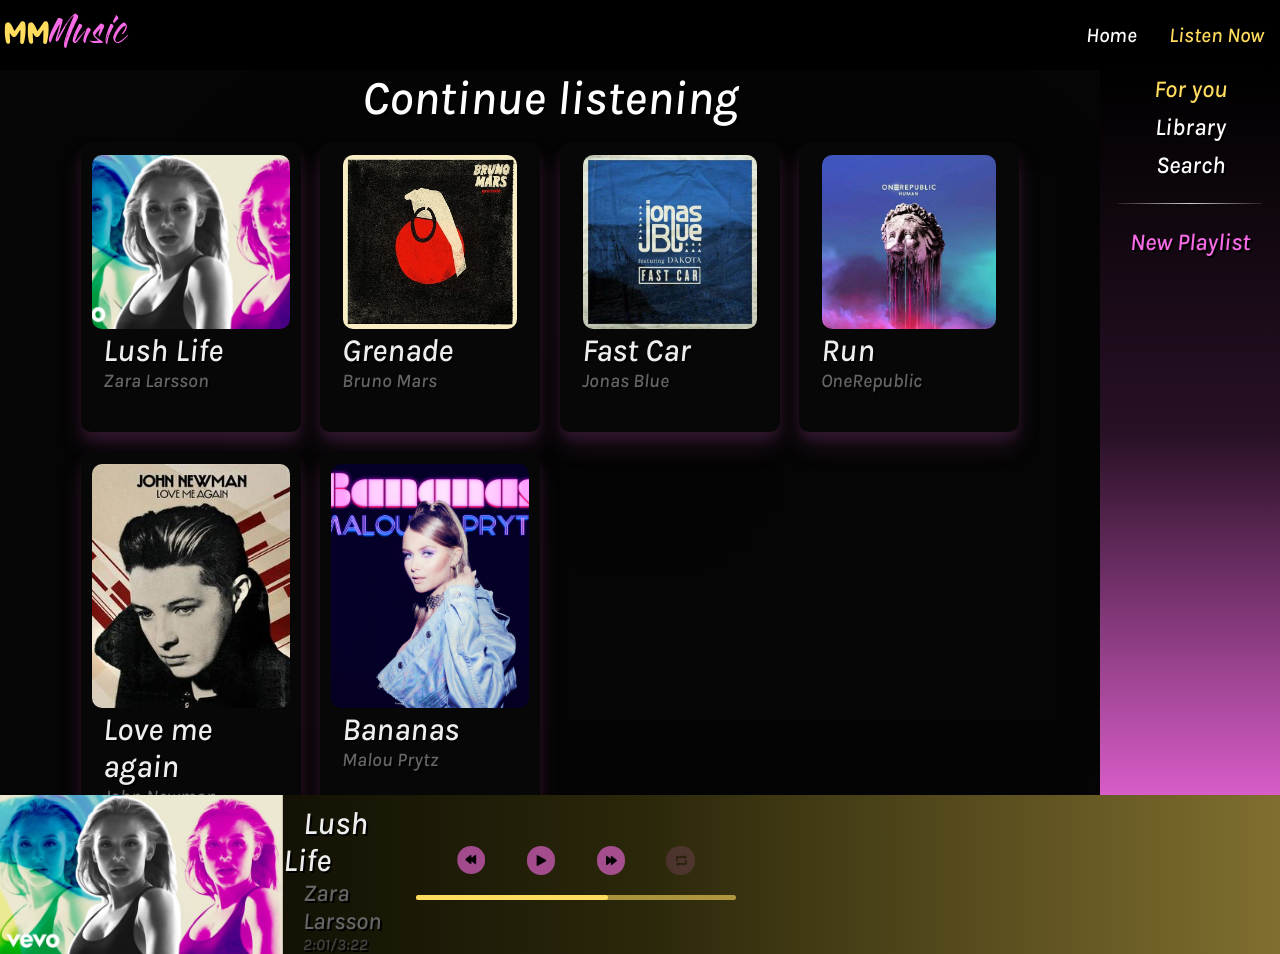
<file: index.html>
<!DOCTYPE html>
<html>

<head>

    <meta property="og:type" content="website">
    <meta property="og:site_name" content="The official MMMusic website!">
    <meta property="og:title" content="MMMusic">
    <meta property="og:description" content="Welcome to the MMMusic website, the best place to listen your music!">
    <meta property="og:image" content="Imagery/Logo/MMMusicLogo256.png">

    <meta name="viewport" content="width=device-width, initial-scale=1">

    <link href="Universal.css" rel="stylesheet" type="text/css">
    <link href="Listen.css" rel="stylesheet">
    <link href="Overwrite.css" rel="stylesheet">

    <script src="Listen.js" defer></script>
    <script src="Flex.js"></script>

    <style>

    </style>

</head>

<body class="body">

    <nav class="navbar">

        <div class="BrandTitle">
            <span class="FreshFruit">MM</span><span class="GlossAndBloom">Music</span>
        </div>
        <a href="#" class="nav-toggle" id="navhamburger">
            <span class="nav-toggle-bar"></span>
            <span class="nav-toggle-bar"></span>
            <span class="nav-toggle-bar"></span>
            <span class="nav-toggle-bar"></span>
        </a>
        <div id="navbuttondiv" class="navbuttondiv">
            <ul>
                <li><a href="/" class="navbuttondivselected">
                        <span>Home</span>
                </a></li>
                <li><a href="/listen">
                    <span class="navbuttondivselected">Listen Now</span>
                </a></li>
            </ul>
        </div>

    </nav>

    <div class="content">

        <div class="rightbar">

            <!-- lorem ipsum is overrated -->
            <div class="rightbar-important">

                <button class="rightbar-important-button selected hovertransformpink">For you</button>
                <button class="rightbar-important-button hovertransformpink">Library</button>
                <button class="rightbar-important-button hovertransformpink">Search</button>

                <br>

                <div class="separatingline"></div>

                <br>

                <button class="rightbar-important-button textpink hovertransformyellow">New Playlist</button>

            </div>

        </div>

        <div class="listenpagecontent">
            <!-- <button id="testplay" class="swapbutton">Play</button> -->

            <!-- <div class="content"> -->

            <section class="contentgrid">

                <div class="rowholder">

                    <p class="listencardblocktitle">Continue listening</p>

                    <section class="cardsgrid">
                        <div class="listencard active playing">
                            <div class="listencardicon">
                                <img src="Imagery/ckv/lushlife.jpg" width="100%" height="auto" alt="" class="roundedimage">
                            </div>
                            <p class="listencardname">Lush Life</p>
                            <p class="listencardartist" style="margin: -3px;">Zara Larsson</p>
                        </div>
                        <div class="listencard active">
                            <div class="listencardicon">
                                <img src="Imagery/ckv/grenade.jpg" width="100%" height="auto" alt="" class="roundedimage">
                            </div>
                            <p class="listencardname">Grenade</p>
                            <p class="listencardartist" style="margin: -3px;">Bruno Mars</p>
                        </div>
                        <div class="listencard active">
                            <div class="listencardicon">
                                <img src="Imagery/ckv/fastcar.jpg" width="100%" height="auto" alt="" class="roundedimage">
                            </div>
                            <p class="listencardname">Fast Car</p>
                            <p class="listencardartist" style="margin: -3px;">Jonas Blue</p>
                        </div>
                        <div class="listencard active">
                            <div class="listencardicon">
                                <img src="Imagery/ckv/run.jpg" width="100%" height="auto" alt="" class="roundedimage">
                            </div>
                            <p class="listencardname">Run</p>
                            <p class="listencardartist" style="margin: -3px;">OneRepublic</p>
                        </div>
                        <div class="listencard active">
                            <div class="listencardicon">
                                <img src="Imagery/ckv/lovemeagain.jpg" width="100%" height="auto" alt="" class="roundedimage">
                            </div>
                            <p class="listencardname">Love me again</p>
                            <p class="listencardartist" style="margin: -3px;">John Newman</p>
                        </div>
                        <div class="listencard active">
                            <div class="listencardicon">
                                <img src="Imagery/ckv/bananas.jfif" width="100%" height="auto" alt="" class="roundedimage">
                            </div>
                            <p class="listencardname">Bananas</p>
                            <p class="listencardartist" style="margin: -3px;">Malou Prytz</p>
                        </div>
                    </section>
                    <br>

                </div>
                <div class="rowholder">

                    <p class="listencardblocktitle">Recommended songs</p>

                    <section class="cardsgrid">
                        <div class="listencard active">
                            <div class="listencardicon">
                                <img src="Imagery/ckv/no.png" width="100%" height="auto" alt="" class="roundedimage">
                            </div>
                            <p class="listencardname">No</p>
                            <p class="listencardartist" style="margin: -3px;">Little Mix</p>
                        </div>
                        <div class="listencard active">
                            <div class="listencardicon">
                                <img src="Imagery/ckv/cheating.jfif" width="100%" height="auto" alt="" class="roundedimage">
                            </div>
                            <p class="listencardname">Cheating</p>
                            <p class="listencardartist" style="margin: -3px;">John Newman</p>
                        </div>
                        <div class="listencard active">
                            <div class="listencardicon">
                                <img src="Imagery/ckv/feels.jpg" width="100%" height="auto" alt="" class="roundedimage">
                            </div>
                            <p class="listencardname">Feels</p>
                            <p class="listencardartist" style="margin: -3px;">Calvin Harris</p>
                        </div>
                        <div class="listencard active">
                            <div class="listencardicon">
                                <img src="Imagery/ckv/drive.jpg" width="100%" height="auto" alt="" class="roundedimage">
                            </div>
                            <p class="listencardname">Drive</p>
                            <p class="listencardartist" style="margin: -3px;">Clean Bandit</p>
                        </div>
                        <div class="listencard active">
                            <div class="listencardicon">
                                <img src="Imagery/ckv/believer.jpg" width="100%" height="auto" alt="" class="roundedimage">
                            </div>
                            <p class="listencardname">Believer</p>
                            <p class="listencardartist" style="margin: -3px;">Imagine Dragons</p>
                        </div>
                        <div class="listencard active">
                            <div class="listencardicon">
                                <img src="Imagery/ckv/treasure.jpg" width="100%" height="auto" alt="" class="roundedimage">
                            </div>
                            <p class="listencardname">Treasure</p>
                            <p class="listencardartist" style="margin: -3px;">Bruno Mars</p>
                        </div>
                    </section>

                </div>
                

            <!-- </div> -->

        </div>

    </div>

    <div class="controller">        
        <!-- <h1>Lorem ipsum is overrated</h1> -->
        <div class="controller-info">
            <div class="controller-icon">
                <img src="Imagery/ckv/lushlife.jpg" class="controller-icon-content active">
            </div>
            <div class="controller-text">
                <!-- <p> -->
                    <div class="controller-text-title-div">
                        
                        <a class="controller-text-title" href="#">Lush Life</a><br>

                    </div>
                <!-- </p><br><br> -->
                <!-- <p> -->
                    <a class="controller-text-artist" href="#">Zara Larsson</a>
                    <p class="controller-text-length" style="padding: 0; margin: 0; margin-left: 20px;">2:01/3:22</p> 
                <!-- </p> -->
            </div>
        </div>

        <div class="controller-controls">
            
            <div class="controller-controls-parts">
                <!-- <div class="controller-controls-icon"></div> -->
                <div class="controller-controls-icon-skipback"></div>
                <div class="controller-controls-icon-play"></div>
                <div class="controller-controls-icon-skip"></div>
                <div class="controller-controls-icon-replay"></div>
            </div>
            
            <div class="controller-controls-parts">

                <div class="controller-controls-fillbar-back">
                    <div id="tofill" class="test-tofill"></div>
                </div>

            </div>
            
        </div>

        <div class="controller-extra">
            <div class="controller-extra-spacetaker"></div>
        </div>

    </div>

</body>

</html>
</file>
<file: Universal.css>
@font-face {

    font-family: FreshFruit;
    src: url('Fonts/Fresh_Fruit.ttf');
    font-weight: normal;
    font-style: normal;

}

@font-face {

    font-family: GlossAndBloom;
    src: url('Fonts/Gloss_And_Bloom.ttf');
    font-weight: normal;
    font-style: normal;

}

@font-face {

    font-family: Karla;
    src: url('Fonts/Karla-MediumItalic.ttf');
    font-weight: normal;
    font-style: normal

}



* {
    box-sizing: border-box;
    font-family: "Karla";
    text-shadow: 2px 2px #000;
}

.navbar {
    display: flex;
    justify-content: space-between;
    align-items: center;
    background-color: #000;
    color: #fff;
    height: fit-content;
}

.BrandTitle {
    font-size: 1.75rem;
    margin: .25rem;
}

.FreshFruit {
    font-family: "FreshFruit";
    color: #ffdc5e;
}

.freshfruitnocolour {
    font-family: "FreshFruit";
}

.GlossAndBloom {
    font-family: "GlossAndBloom";
    color: #f86be6;
}

.glossandbloomnocolour {
    font-family: "GlossAndBloom";
}

.navbuttondiv ul {
    margin: 0;
    padding: 0;
    display: flex;
}

.navbuttondiv li {
    list-style: none;
}

.navbuttondiv li a {
    text-decoration: none;
    color: #fff;
    font-size: 1.3rem;
    padding: 1rem;
    display: block;
}

.navbuttondiv li a:active, .navbuttondiv li a:focus {
    outline: 0px;
}

.navbuttondivselected {
    color: #ffdc5e;
}

.navbuttondiv li:hover {
    background-color: #222;
}

.nav-toggle {
    position: absolute;
    top: .75rem;
    right: 1rem;
    display: none;
    flex-direction: column;
    justify-content: space-between;
    width: 30px;
    height: 21px;
}

.nav-toggle-bar {
    height: 3px;
    width: 100%;
    background-color: #fff;
    border-radius: 8px;
}

.content-wrapper {
    height: 88%;
    margin-left: 5%;
    margin-right: 5%;
    width: 90%;
    align-items: center;
    justify-content: center;
    display: flex;
    /* background-color: #000; */
    /* opacity: .1; */
}

.selected {
    color: #ffdc5e;
}



@media (max-width: 700px) {
    .nav-toggle {
        display: flex;
    }

    .navbuttondiv {
        display: none;
        width: 100%;
    }

    .navbar {
        flex-direction: column;
        align-items: flex-start;
    }

    .navbuttondiv ul {
        width: 100%;
        flex-direction: column;
    }

    .navbuttondiv li {
        text-align: center;
    }

    .navbuttondiv li a {
        padding: .5rem 1rem;
    }

    .navbuttondiv.active {
        display: flex;
    }
}
</file>
<file: Listen.css>
body {
    margin: 0;
    padding: 0;
    background-color: #050505;
    /* background-image: url('Imagery/Logo/MMMusicLogo.png'); */
    backdrop-filter: blur(350px);
    background-repeat: no-repeat;
    background-size: 70%;
    background-position: 50%;
    height: 100vh;
    width: 100vw;
    font-family: "Karla";
    flex-direction: column;
    display: flex;

    overflow: hidden;
}


.pickprompt {
    width: 55%;
    height: 85%;
    display: flex;
    flex-direction: column;

    /* background-color: #fff;
    opacity: .3; */
}

.listenpick {
    clear: both;
    width: 100% - 34px;
    height: 80%;
    color: #ffdc5e;
    margin: 5% 17px 5% 17px;
    display: flex;
    float: center;
    flex-direction: column;
    border-radius: 15px;
    box-shadow: 3px 3px 18px 5px #ffdcae3d;

    background-color: rgba(0, 0, 0, 0);
    background-image: linear-gradient(180deg, #f86be6cd, #ffdcae6d);
}

.listenpicktitle {
    margin: 25px;
    font-size: 2rem;
    font-weight: normal;
    text-align: center;
    float: center;
    justify-content: center;
    display: flex;
}

.swapbutton {
    width: 80%;
    height: 5vw;
    color: #ffdc5e;
    text-shadow: 2px 2px #000;
    margin: 7px 17px 7px 17px;
    padding: 0px;
    font-family: "Karla";
    font-size: 2.5vw;
    align-items: center;
    justify-content: center;
    align-self: center;
    border: 0px;
    box-shadow: 3px 3px 18px 5px #f86be6ad;
    border-radius: 10px;
    display: flex;
    flex: 1;

    background-color: rgba(0, 0, 0, 0);
    background-image: linear-gradient(175deg, #f86be6dd, #f86be6bd);
}

.swapbutton:hover {
    color: #ffdcae;
    background-image: linear-gradient(175deg, #f86be6fd, #f86be6bd);
}

.swapbutton:hover,
.swapbutton:active,
.swapbutton:focus {
    outline: 0px;
}

.content {
    width: auto;
    height: auto;
    /* flex: 1 1 auto; */
    display: flex;
    flex-direction: row-reverse;
}

.rightbar {
    color: white;
    margin: 0;
    padding: 0;
    width: fit-content;
    height: auto;
    display: flex;

    background-color: rgb(0, 0, 0, 1);
    background-image: linear-gradient(180deg, rgba(0, 0, 0, 1), rgba(41, 17, 38, .97), rgba(248, 107, 230, 0.87));
}

.rightbar-important {
    height: 100%;
    width: 100;
    margin: 0px;
    display: flex;
    flex-direction: column;
}

.rightbar-important-button {
    width: fit-content;
    align-self: center;
    font-size: 1.5rem;
    white-space: nowrap;
    color: #fff;
    background: none;
    border: none;
    margin: 5px 30px 5px 30px;
    padding: 0;
    cursor: pointer;
}

.listenpagecontent {
    margin: 0;
    padding: 0;
    height: auto;
    overflow: auto;
    width: 100%;
    display: flex;
    flex-direction: column;
}

.separatingline {
    width: 80%;
    height: 0.15vh;
    display: flex;
    align-self: center;

    background-image: linear-gradient(90deg, rgba(255, 255, 255, .1), rgba(255, 255, 255, .8), rgba(255, 255, 255, .1));
}

.textpink {
    color: rgb(248, 107, 230);
}

.hovertransformpink {
    transition: color .4s linear;
}

.hovertransformpink:hover {
    color: rgb(248, 107, 230);
}

.hovertransformyellow {
    transition: color .4s linear;
}

.hovertransformyellow:hover {
    color: rgb(212, 179, 136);
}

.listencardblocktitle {
    color: #fff;
    width: auto;
    font-family: "Karla";
    font-size: 3rem;
    text-align: center;
    justify-content: center;
    padding: 0;
    margin: 0;
}

.cardsgrid {
    margin: 1rem;
    display: grid;
    justify-content: center;
    gap: 1.2rem;

    grid-template-columns: repeat(6, 1fr);
    grid-template-columns: repeat(auto-fit, minmax(120px, 220px));
    grid-template-rows: minmax(160px, 290px)
}

.contentgrid {
    margin: 1rem;
    display: grid;
    justify-content: center;
    gap: 1rem;
    overflow-y: auto;
    margin: 0;
    padding: 0;
    /* height: auto; */

    /* grid-template-rows: repeat(4, 1fr); */
    height: calc(100vh - 175px);
    grid-template-columns: 1fr;
}

.listencard {
    display: none;
    flex-direction: column;
    justify-content: flex-start;
    align-items: center;
    background: #070707;
    font-size: 3rem;
    color: #fff;
    box-shadow: rgba(248, 107, 230, 0.1) 0px 1rem 1.5rem, rgba(248, 107, 230, 0.1) 0px 0.5rem 0.75rem;
    height: 100%;
    width: 100%;
    border-radius: 10px;
    transition: all 500ms;
    overflow: hidden;

    background-size: cover;
    background-position: center;
    background-repeat: no-repeat;
    transition: box-shadow .6s linear;
}

.listencard:hover {
    box-shadow: rgba(212, 179, 136, 0.2) 0px 1.2rem 1.8rem, rgba(212, 179, 136, 0.2) 0px 0.6rem 0.9rem;
}

.listencard.active {
    display: flex;
}

.listencardicon {
    border-radius: 10px;
    margin-top: 6%;
    display: flex;
    height: 60%;
    width: 90%;
    /* align-self: center; */
    vertical-align: top;
    justify-content: center;
    overflow: hidden;
    /* background-color: #fff; */
}

.listencardname {
    width: 80%;
    display: flex;
    justify-content: flex-start;
    font-size: 2rem;
    padding: 0;
    margin: 3px;
    color: #eee;
}

.listencardartist {
    width: 80%;
    display: flex;
    justify-content: flex-start;
    font-size: 1.2rem;
    padding: 0;
    margin: 10px 0px 0px 0px;
    color: #666
}

.roundedimage {
    max-height: 150%;
    max-width: 150%;
    height: auto;
    width: auto;
    /* aspect-ratio: auto; */

    display: block;
    margin-left: auto;
    margin-right: auto;
    /* background-position: center;
    justify-self: center; */
    border-radius: 10px;
}

::-webkit-scrollbar-track {
    box-shadow: inset 0 0 5px rgba(248, 107, 230, .35);
    border-radius: 10px;
}

::-webkit-scrollbar {
    width: 4px;
}

::-webkit-scrollbar-thumb {
    background: rgba(248, 107, 230, .5);
    border-radius: 10px;
}

.controller {
    display: flex;
    justify-content: space-between;
    flex: 1 1 auto;
    /* height: 100px;
    width: auto; */
    background-color: #000;
    /* background-image: linear-gradient(90deg, rgba(0, 0, 0, 1), rgba(41, 17, 38, .97), rgba(248, 107, 230, 0.25)); */
    background-image: linear-gradient(90deg, rgba(0, 0, 0, 1), rgba(42, 39, 10), rgb(255, 220, 94, .5));
}

.controller-info {
    height: 100%;
    width: 25vw;
    /* background-color: #fff; */
    display: flex;
    flex-direction: row;
}

.controller-icon {
    display: flex;
    justify-self: left;
    height: 100%;
    width: auto;
    aspect-ratio: 1.77777;
    background-color: red;
}

.controller-icon-content {
    display: none;
    max-height: 100%;
    max-width: 100%;
    height: auto;
    width: auto;
}

.controller-icon-content.active {
    display: block;
}

.controller-text {
    display: flex;
    flex: 1 1 auto;
    /* height: auto;
    width: auto; */

    /* background-color: #000; */
    flex-direction: column;
    justify-content: flex-start;
}

.controller-text-title {
    /* justify-content: space-evenly; */
    justify-self: flex-start;
    color: #eee;
    text-decoration: none;
    font-size: 2rem;
    /* margin: 1vw; */
    margin-left: 20px;
    margin-top: 10px;
    margin-bottom: 0px;
}

.controller-text-title-div {
    /* justify-content: space-evenly; */
    justify-self: flex-start;
    color: #eee;
    text-decoration: none;
    font-size: 2rem;
    /* margin: 1vw; */
    /* margin-left: 20px; */
    margin-top: 10px;
    margin-bottom: 0px;
}


.controller-text-title:hover {
    text-decoration: dotted;
}

.controller-text-artist {
    justify-self: flex-start;
    color: #666;
    text-decoration: none;
    margin-left: 20px;
    margin-top: 0px;
    font-size: 1.5rem;
}

.controller-text-length {
    justify-self: flex-start;
    color: #444;
    text-decoration: none;
    margin-left: 20px;
    margin-top: 0px;
    font-size: 1rem;
}

.controller-controls {
    height: 100%;
    width: fit-content;
    display: flex;
    flex-direction: column;
    /* background-color: #666; */
}

.controller-controls-parts {
    height: 50%;
    width: 100%;
    display: flex;
    flex-direction: row;
    justify-content: space-evenly;
    align-items: flex-end;
    /* background-color: lightblue; */
}

.controller-controls-fillbar-back {
    margin: auto;
    margin-top: 20px;
    /* background-color: #333; */
    /* background-color: rgba(248, 107, 230, .6); */
    background-color: rgba(255, 220, 94, .6);
    border-radius: 8px;
    height: 5px;
    width: 25vw;
    display: flex;
}

.test-tofill {
    display: flex;
    /* background-color: #666; */
    /* background-color: rgba(248, 107, 230, 1); */
    background-color: rgba(255, 220, 94, 1);
    border-radius: 8px;
    height: 100%;
    width: 60%;
}

.controller-extra {
    height: 100%;
    width: fit-content;
    display: flex;
    flex-direction: column;
    /* background-color: #666; */
}

.controller-extra-spacetaker {
    width: 35vw;
}

.controller-controls-icon-play {
    display: flex;
    flex-direction: column;
    /* justify-content: center; */
    background-color: rgba(248, 107, 230, .6);
    border-radius: 50%;
    height: 2.2vw;
    width: 2.2vw;
    background-image: url('Imagery/Icons/Play.png');
    background-position: 55%;
    background-size: 40%;
    background-repeat: no-repeat;
}

.controller-controls-icon-skip {
    display: flex;
    flex-direction: column;
    /* justify-content: center; */
    background-color: rgba(248, 107, 230, .6);
    border-radius: 50%;
    height: 2.2vw;
    width: 2.2vw;
    background-image: url('Imagery/Icons/Skip.png');
    background-position: 55%;
    background-size: 40%;
    background-repeat: no-repeat;
}

.controller-controls-icon-skipback {
    display: flex;
    flex-direction: column;
    /* justify-content: center; */
    background-color: rgba(248, 107, 230, .6);
    border-radius: 50%;
    height: 2.2vw;
    width: 2.2vw;
    background-image: url('Imagery/Icons/Skip.png');
    transform: scaleX(-1);
    background-position: 55%;
    background-size: 40%;
    background-repeat: no-repeat;
}

.controller-controls-icon-replay {
    display: flex;
    flex-direction: column;
    /* justify-content: center; */
    background-color: rgba(248, 107, 230, .6);
    border-radius: 50%;
    height: 2.2vw;
    width: 2.2vw;
    background-image: url('Imagery/Icons/Repeat.png');
    opacity: .25;
    background-position: 55%;
    background-size: 40%;
    background-repeat: no-repeat;
    transition: opacity .25s ease-in-out;
}

.controller-controls-icon-replay.active {
    opacity: 1;
}

.controller-controls-icon-replayone {
    display: flex;
    flex-direction: column;
    /* justify-content: center; */
    background-color: rgba(248, 107, 230, .6);
    border-radius: 50%;
    height: 2.2vw;
    width: 2.2vw;
    background-image: url('Imagery/Icons/RepeatOne.png');
    background-position: 55%;
    background-size: 40%;
    background-repeat: no-repeat;
}
</file>
<file: Overwrite.css>
.selected {
    color: #ffdc5e;
}
</file>
